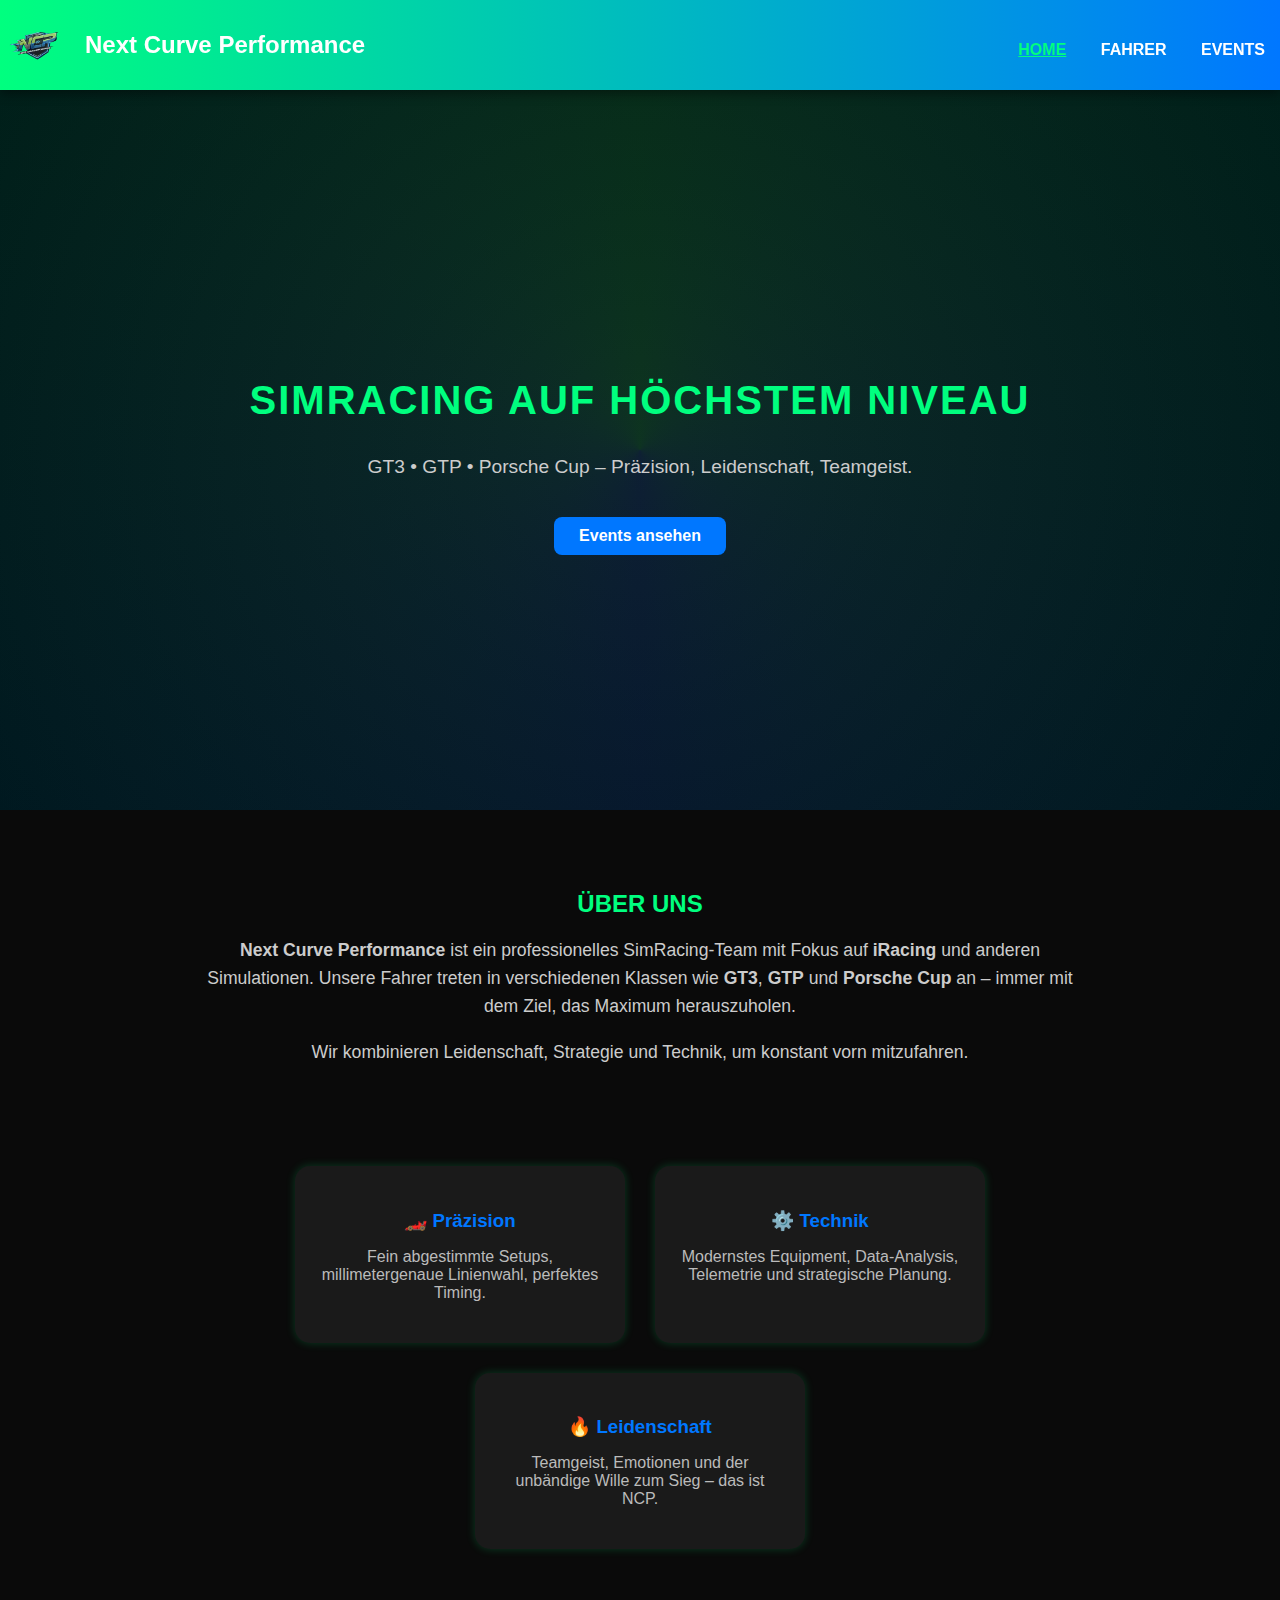
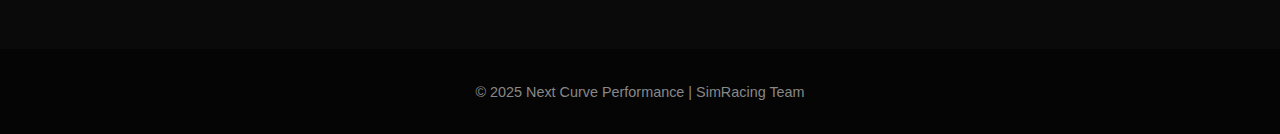
<file: index.html>
<!DOCTYPE html>
<html lang="de">
<head>
  <meta charset="UTF-8">
  <meta name="viewport" content="width=device-width, initial-scale=1.0">
  <title>Next Curve Performance</title>
  <link rel="stylesheet" href="style.css">
</head>
<body>
  <div id="header"></div>
<script>
  fetch("header.html")
    .then(response => response.text())
    .then(data => {
      document.getElementById("header").innerHTML = data;

      // active link hervorheben
      const path = window.location.pathname.split("/").pop();
      const links = document.querySelectorAll("nav a");
      links.forEach(a => {
        if (a.getAttribute("href") === path) {
          a.classList.add("active");
        }
      });
    });
</script>


  <section class="hero">
    <div class="hero-content">
      <h2>SimRacing auf höchstem Niveau</h2>
      <p>GT3 • GTP • Porsche Cup – Präzision, Leidenschaft, Teamgeist.</p>
      <a href="events.html" class="cta">Events ansehen</a>
    </div>
  </section>

  <section class="about">
    <h2>Über uns</h2>
    <p>
      <strong>Next Curve Performance</strong> ist ein professionelles SimRacing-Team mit Fokus auf <strong>iRacing</strong> 
      und anderen Simulationen. Unsere Fahrer treten in verschiedenen Klassen wie <strong>GT3</strong>, <strong>GTP</strong> 
      und <strong>Porsche Cup</strong> an – immer mit dem Ziel, das Maximum herauszuholen.
    </p>
    <p>
      Wir kombinieren Leidenschaft, Strategie und Technik, um konstant vorn mitzufahren.
    </p>
  </section>

  <section class="features">
    <div class="feature-card">
      <h3>🏎️ Präzision</h3>
      <p>Fein abgestimmte Setups, millimetergenaue Linienwahl, perfektes Timing.</p>
    </div>
    <div class="feature-card">
      <h3>⚙️ Technik</h3>
      <p>Modernstes Equipment, Data-Analysis, Telemetrie und strategische Planung.</p>
    </div>
    <div class="feature-card">
      <h3>🔥 Leidenschaft</h3>
      <p>Teamgeist, Emotionen und der unbändige Wille zum Sieg – das ist NCP.</p>
    </div>
  </section>

  <footer>
    <p>© 2025 Next Curve Performance | SimRacing Team</p>
  </footer>
</body>
</html>
</file>
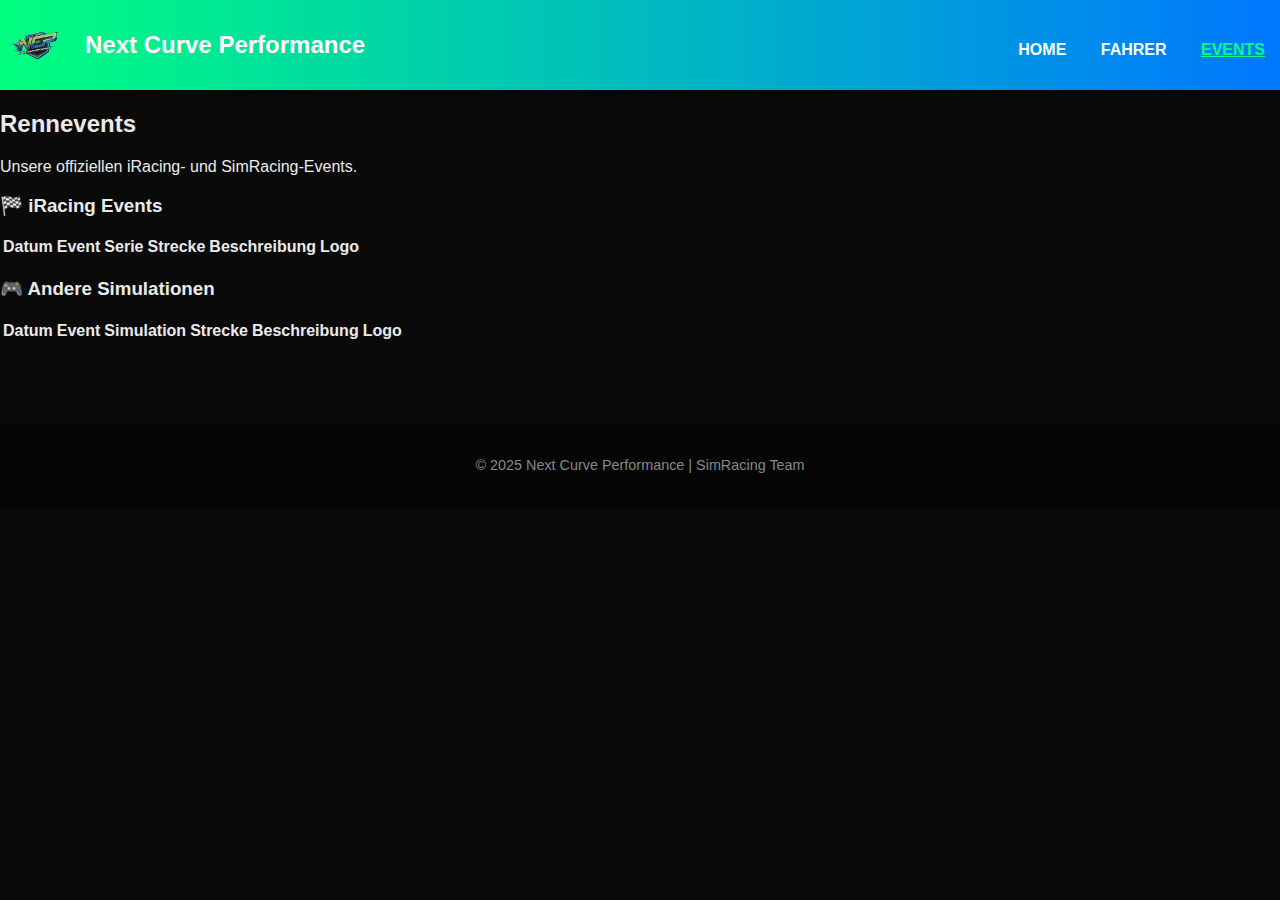
<file: events.html>
<!DOCTYPE html>
<html lang="de">
<head>
  <meta charset="UTF-8">
  <meta name="viewport" content="width=device-width, initial-scale=1.0">
  <title>Events | Next Curve Performance</title>
  <link rel="stylesheet" href="style.css">
  <script defer src="js/events.js"></script>
</head>
<body>
  <div id="header"></div>
<script>
  fetch("header.html")
    .then(response => response.text())
    .then(data => {
      document.getElementById("header").innerHTML = data;

      // active link hervorheben
      const path = window.location.pathname.split("/").pop();
      const links = document.querySelectorAll("nav a");
      links.forEach(a => {
        if (a.getAttribute("href") === path) {
          a.classList.add("active");
        }
      });
    });
</script>


  <section class="page-header">
    <h2>Rennevents</h2>
    <p>Unsere offiziellen iRacing- und SimRacing-Events.</p>
  </section>

  <section class="data-section">
    <div class="table-card iracing-card">
      <h3 class="table-title iracing-title">🏁 iRacing Events</h3>
      <table id="iracingTable" class="ncp-table iracing-table">
        <thead>
          <tr>
            <th>Datum</th>
            <th>Event</th>
            <th>Serie</th>
            <th>Strecke</th>
            <th>Beschreibung</th>
            <th>Logo</th>
          </tr>
        </thead>
        <tbody>
               <script>
                    const SHEET_ID = "1ZweNs9pfLIpNidgOMhtSfazjgHvt1o084sFR-zmX8Pw";
                    const SHEET_NAME = "Events_iRacing";
                    const SHEET_URL = `https://docs.google.com/spreadsheets/d/${SHEET_ID}/gviz/tq?tqx=out:json&sheet=${SHEET_NAME}`;
                    
                    fetch(SHEET_URL)
                      .then(res => res.text())
                      .then(text => {
                        const json = JSON.parse(text.substr(47).slice(0, -2));
                        const rows = json.table.rows;
                    
                        const iracingTable = document.querySelector("#iracing-events tbody");
                        const otherTable = document.querySelector("#other-events tbody");
                    
                        rows.forEach(row => {
                          const date = row.c[0]?.v || "";
                          const event = row.c[1]?.v || "";
                          const serie = row.c[2]?.v || "";
                          const track = row.c[3]?.v || "";
                          const sim = row.c[4]?.v || "";
                    
                          const tr = document.createElement("tr");
                          tr.innerHTML = `
                            <td>${date}</td>
                            <td>${event}</td>
                            <td>${serie}</td>
                            <td>${track}</td>
                            ${sim && sim !== "iRacing" ? `<td>${sim}</td>` : ""}
                          `;
                    
                          if (sim.toLowerCase() === "iracing") {
                            iracingTable.appendChild(tr);
                          } else {
                            otherTable.appendChild(tr);
                          }
                        });
                    
                        // Falls keine Daten vorhanden
                        if (!iracingTable.hasChildNodes()) {
                          iracingTable.innerHTML = `<tr><td colspan="4">Keine iRacing-Events gefunden</td></tr>`;
                        }
                        if (!otherTable.hasChildNodes()) {
                          otherTable.innerHTML = `<tr><td colspan="5">Keine anderen Simulationsevents gefunden</td></tr>`;
                        }
                      })
                      .catch(err => {
                        console.error("Fehler beim Laden der Events:", err);
                        document.querySelector("#events").innerHTML = "<p>Eventdaten konnten nicht geladen werden 😔</p>";
                      });
                    </script>

          
        </tbody>
      </table>
    </div>

    <div class="table-card other-card">
      <h3 class="table-title other-title">🎮 Andere Simulationen</h3>
      <table id="otherTable" class="ncp-table other-table">
        <thead>
          <tr>
            <th>Datum</th>
            <th>Event</th>
            <th>Simulation</th>
            <th>Strecke</th>
            <th>Beschreibung</th>
            <th>Logo</th>
          </tr>
        </thead>
        <tbody></tbody>
      </table>
    </div>
  </section>

  <footer>
    <p>© 2025 Next Curve Performance | SimRacing Team</p>
  </footer>
</body>
</html>
</file>
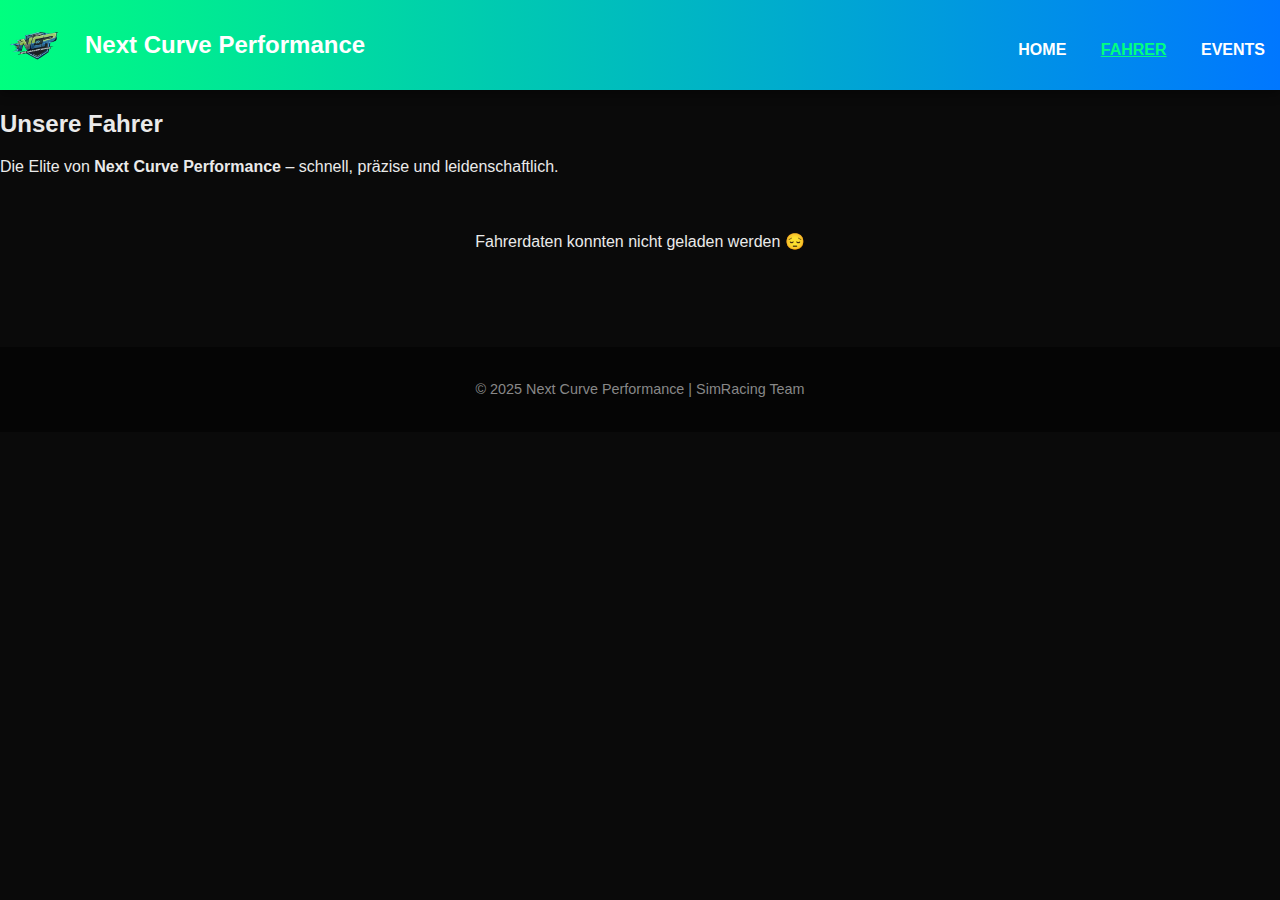
<file: fahrer.html>
<!DOCTYPE html>
<html lang="de">
<head>
  <meta charset="UTF-8">
  <meta name="viewport" content="width=device-width, initial-scale=1.0">
  <title>Fahrer | Next Curve Performance</title>
  <link rel="stylesheet" href="style.css">
</head>
<body>
  <!-- Header -->
  <div id="header"></div>
  <script>
    fetch("header.html")
      .then(response => response.text())
      .then(data => {
        document.getElementById("header").innerHTML = data;
        const path = window.location.pathname.split("/").pop();
        document.querySelectorAll("nav a").forEach(a => {
          if (a.getAttribute("href") === path) a.classList.add("active");
        });
      });
  </script>

  <!-- Intro -->
  <section class="page-header">
    <h2>Unsere Fahrer</h2>
    <p>Die Elite von <strong>Next Curve Performance</strong> – schnell, präzise und leidenschaftlich.</p>
  </section>

  <!-- Fahrer-Kacheln -->
  <section class="driver-grid-section">
    <div id="fahrerGrid" class="driver-grid">
      <!-- Fahrer werden hier per JS eingefügt -->
    </div>
  </section>

  <footer>
    <p>© 2025 Next Curve Performance | SimRacing Team</p>
  </footer>

  <!-- JS: Fahrer laden -->
  <script>
    const SHEET_ID = "1ZweNs9pfLIpNidgOMhtSfazjgHvt1o084sFR-zmX8Pw";
    const SHEET_NAME = "Fahrer";
    const SHEET_URL = `https://docs.google.com/spreadsheets/d/${SHEET_ID}/gviz/tq?tqx=out:json&sheet=${SHEET_NAME}`;

    const grid = document.querySelector("#fahrerGrid");

    fetch(SHEET_URL)
      .then(res => res.text())
      .then(text => {
        const json = JSON.parse(text.substr(47).slice(0, -2));
        const rows = json.table.rows;

        rows.forEach(row => {
          const name = row.c[0]?.v || "";
          const role = row.c[1]?.v || "";
          const carClass = row.c[2]?.v || "";
          const twitch = row.c[3]?.v || "";
          const image = row.c[4]?.v || "images/driver-placeholder.jpg";

          const card = document.createElement("div");
          card.classList.add("driver-card-grid");
          card.innerHTML = `
            <div class="driver-img">
              <img src="${image}" alt="${name}">
            </div>
            <div class="driver-info">
              <h3>${name}</h3>
              <p class="role">${role}</p>
              <p class="class">
                <span class="class-badge ${carClass.toLowerCase()}">${carClass}</span>
              </p>
              ${twitch ? `<a class="twitch-link" href="${twitch}" target="_blank">🎥 ${twitch.replace("https://twitch.tv/", "@")}</a>` : ""}
            </div>
          `;
          grid.appendChild(card);
        });
      })
      .catch(err => {
        console.error("Fehler beim Laden der Fahrerdaten:", err);
        grid.innerHTML = `<p>Fahrerdaten konnten nicht geladen werden 😔</p>`;
      });
  </script>
</body>
</html>
</file>
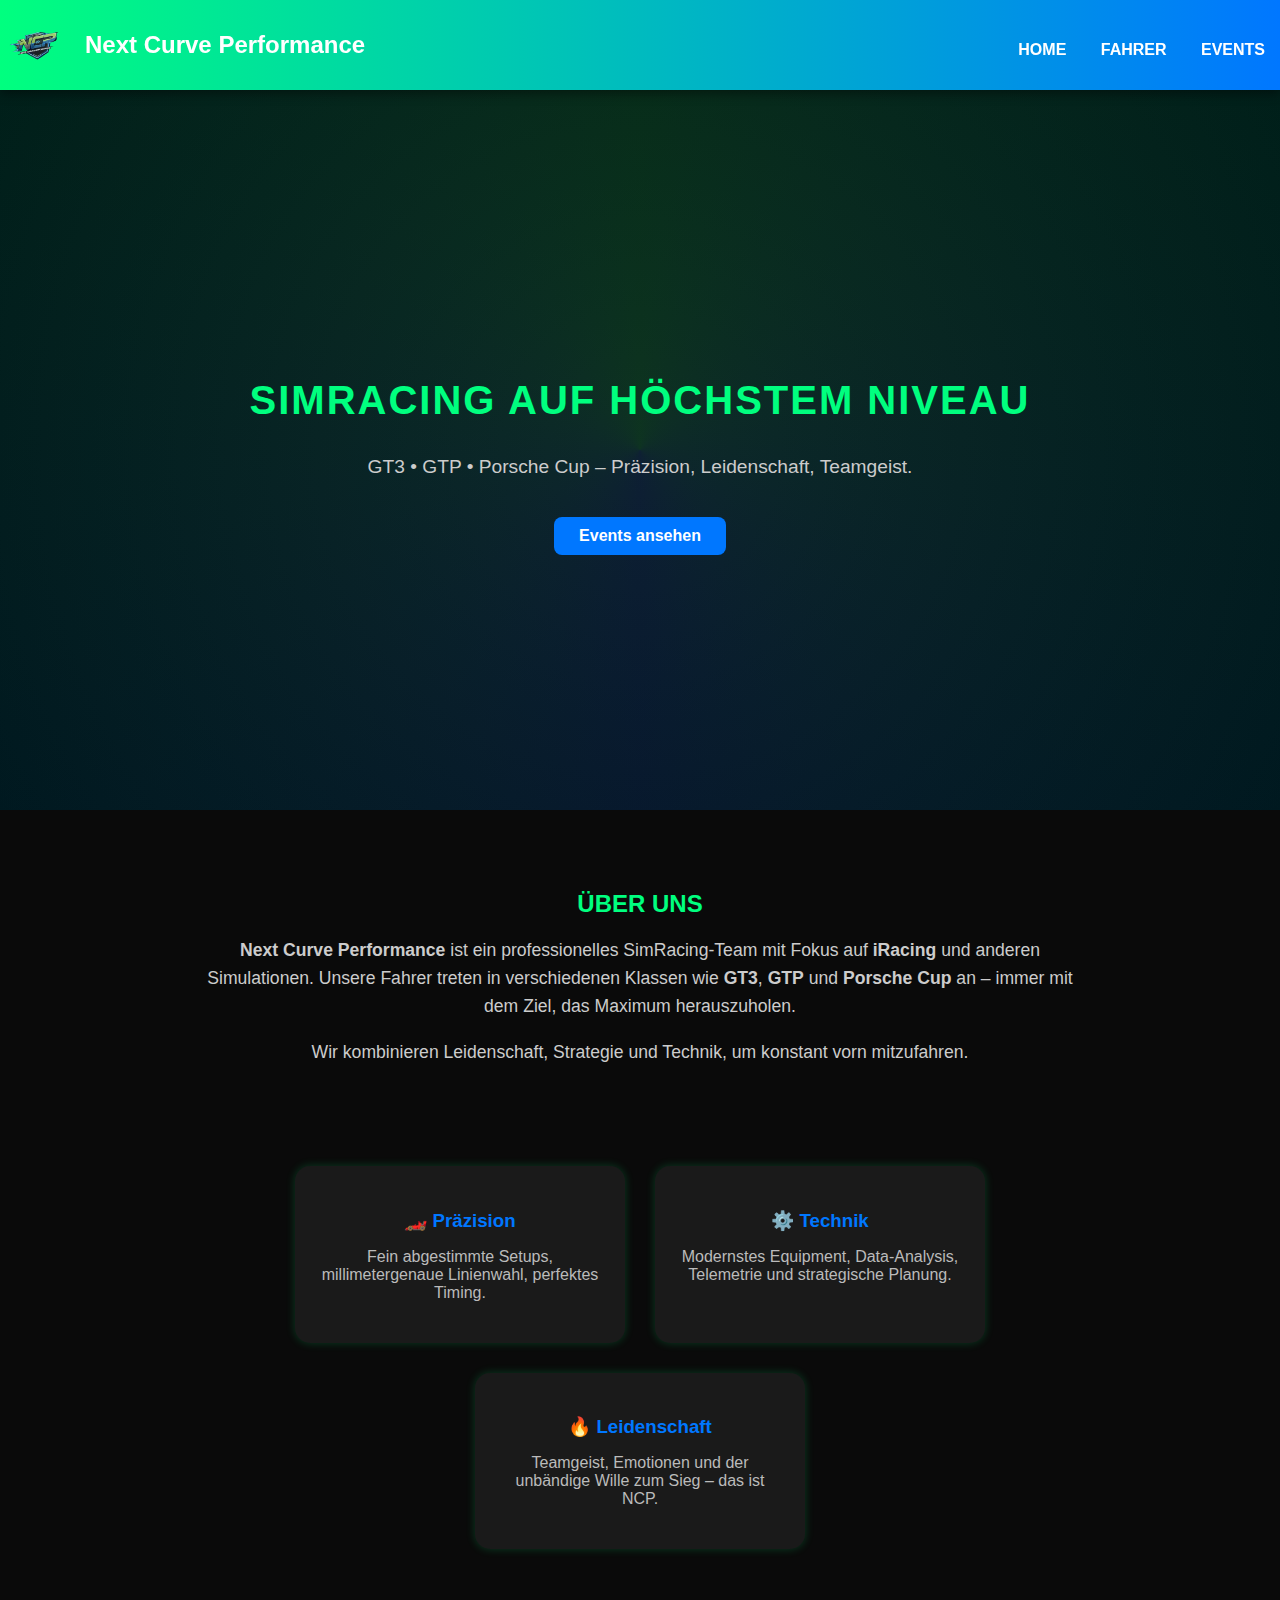
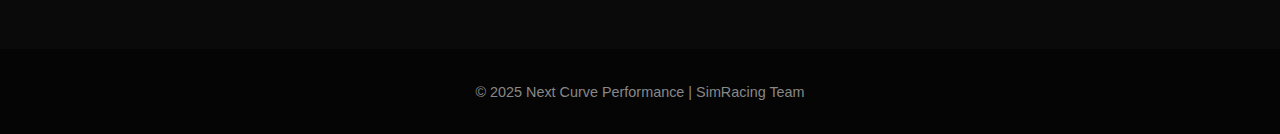
<file: HoF.html>
<!DOCTYPE html>
<html lang="de">
<head>
  <meta charset="UTF-8">
  <meta name="viewport" content="width=device-width, initial-scale=1.0">
  <title>Next Curve Performance</title>
  <link rel="stylesheet" href="style.css">
</head>
<body>
  <header class="ncp-header">
    <div class="logo-area">
      <img src="images/ncp-logo.png" alt="NCP Logo" class="logo">
      <h1>Next Curve Performance</h1>
    </div>
    <nav>
      <a href="index.html">Home</a>
      <a href="fahrer.html">Fahrer</a>
      <a href="events.html">Events</a>
    </nav>
  </header>

  <section class="hero">
    <div class="hero-content">
      <h2>SimRacing auf höchstem Niveau</h2>
      <p>GT3 • GTP • Porsche Cup – Präzision, Leidenschaft, Teamgeist.</p>
      <a href="events.html" class="cta">Events ansehen</a>
    </div>
  </section>

  <section class="about">
    <h2>Über uns</h2>
    <p>
      <strong>Next Curve Performance</strong> ist ein professionelles SimRacing-Team mit Fokus auf <strong>iRacing</strong> 
      und anderen Simulationen. Unsere Fahrer treten in verschiedenen Klassen wie <strong>GT3</strong>, <strong>GTP</strong> 
      und <strong>Porsche Cup</strong> an – immer mit dem Ziel, das Maximum herauszuholen.
    </p>
    <p>
      Wir kombinieren Leidenschaft, Strategie und Technik, um konstant vorn mitzufahren.
    </p>
  </section>

  <section class="features">
    <div class="feature-card">
      <h3>🏎️ Präzision</h3>
      <p>Fein abgestimmte Setups, millimetergenaue Linienwahl, perfektes Timing.</p>
    </div>
    <div class="feature-card">
      <h3>⚙️ Technik</h3>
      <p>Modernstes Equipment, Data-Analysis, Telemetrie und strategische Planung.</p>
    </div>
    <div class="feature-card">
      <h3>🔥 Leidenschaft</h3>
      <p>Teamgeist, Emotionen und der unbändige Wille zum Sieg – das ist NCP.</p>
    </div>
  </section>

  <footer>
    <p>© 2025 Next Curve Performance | SimRacing Team</p>
  </footer>
</body>
</html>
</file>
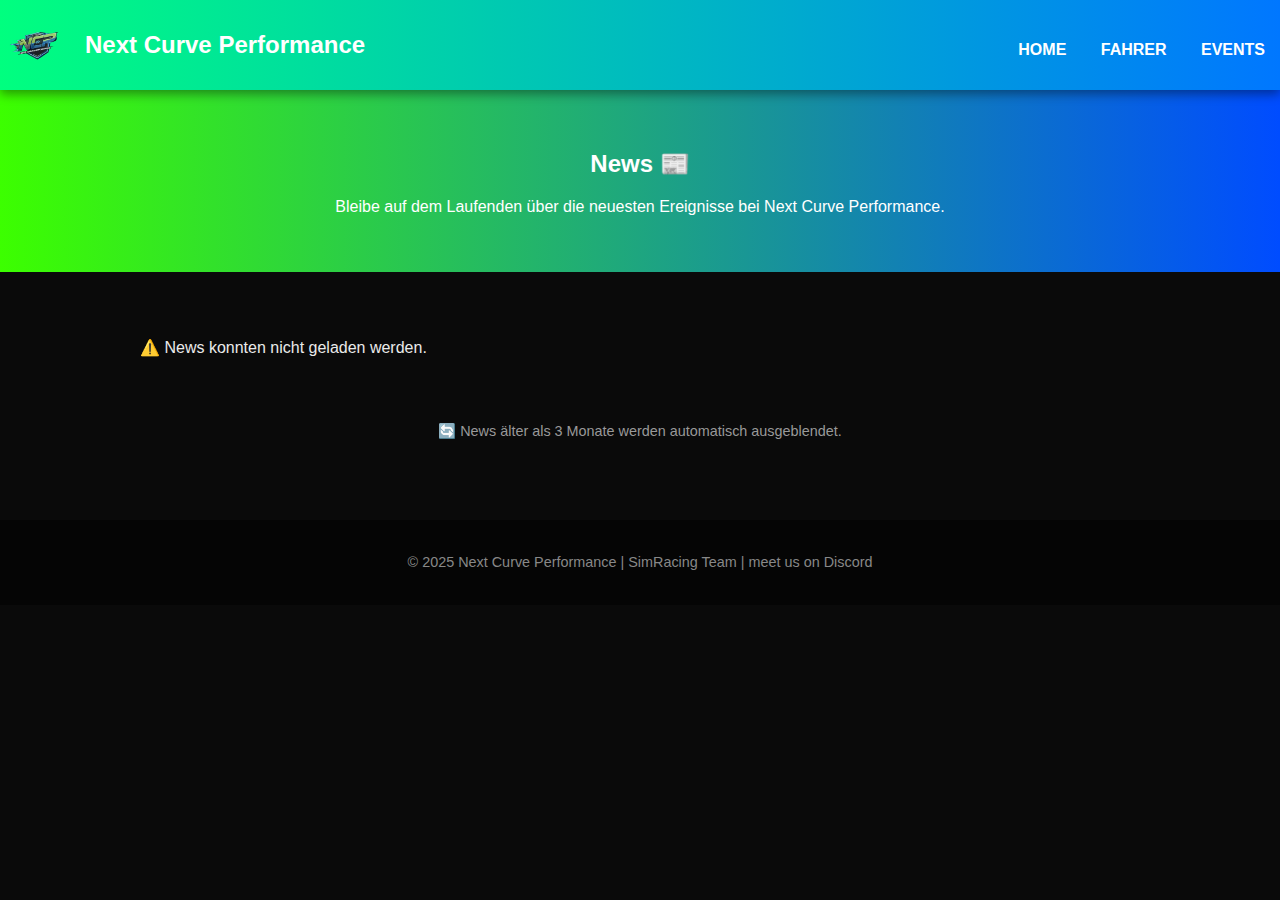
<file: news.html>
<!DOCTYPE html>
<html lang="de">
<head>
  <meta charset="UTF-8">
  <meta name="viewport" content="width=device-width, initial-scale=1.0">
  <title>News | Next Curve Performance</title>
  <link rel="stylesheet" href="style.css">

  <style>
    body {
      background: #0a0a0a;
      color: #eaeaea;
      font-family: "Segoe UI", Tahoma, Geneva, Verdana, sans-serif;
      margin: 0;
      padding: 0;
    }

    .page-header {
      text-align: center;
      padding: 40px 20px;
      background: linear-gradient(90deg, #3cff00, #004cff);
      color: #fff;
    }

    .news-section {
      max-width: 1000px;
      margin: 50px auto;
      padding: 0 20px;
      display: flex;
      flex-direction: column;
      gap: 2rem;
    }

    .news-card {
      background: #1a1a1a;
      border-left: 5px solid #3cff00;
      padding: 20px 25px;
      border-radius: 12px;
      box-shadow: 0 4px 10px rgba(0, 0, 0, 0.4);
      transition: transform 0.2s ease, box-shadow 0.3s ease;
      position: relative;
    }

    .news-card:hover {
      transform: translateY(-4px);
      box-shadow: 0 6px 16px rgba(0, 0, 0, 0.6);
    }

    .news-card h3 {
      margin: 0 0 10px 0;
      font-size: 1.4rem;
      color: #3cff00;
    }

    .news-card p {
      font-size: 1rem;
      line-height: 1.6;
      color: #eaeaea;
      margin: 0 0 20px 0;
    }

    .news-meta {
      font-size: 0.85rem;
      color: #aaa;
      display: flex;
      justify-content: space-between;
      align-items: center;
      border-top: 1px solid #333;
      padding-top: 10px;
    }

    @media (max-width: 600px) {
      .news-card {
        padding: 15px 18px;
      }
      .news-card h3 {
        font-size: 1.2rem;
      }
    }

    .info-note {
      text-align: center;
      color: #999;
      margin-bottom: 40px;
      font-size: 0.9em;
    }
  </style>
</head>
<body>
  <div id="header"></div>

  <script>
    // Header laden
    fetch("header.html")
      .then(r => r.text())
      .then(data => {
        document.getElementById("header").innerHTML = data;
        const path = window.location.pathname.split("/").pop();
        document.querySelectorAll("nav a").forEach(a => {
          if (a.getAttribute("href") === path) a.classList.add("active");
        });
      });
  </script>

  <section class="page-header">
    <h2>News 📰</h2>
    <p>Bleibe auf dem Laufenden über die neuesten Ereignisse bei Next Curve Performance.</p>
  </section>

  <section class="news-section" id="newsList">
    <p>Lade aktuelle News...</p>
  </section>

  <div class="info-note">🔄 News älter als 3 Monate werden automatisch ausgeblendet.</div>

  <div id="footer"></div>

  <script>
  // Footer laden
  fetch("footer.html")
    .then(r => r.text())
    .then(data => {
      document.getElementById("footer").innerHTML = data;
    });

  // === Google Sheet Verbindung ===
  const SHEET_ID = "1ZweNs9pfLIpNidgOMhtSfazjgHvt1o084sFR-zmX8Pw";
  const SHEET_NAME = "News";
  const NEWS_URL = `https://docs.google.com/spreadsheets/d/${SHEET_ID}/gviz/tq?tqx=out:json&sheet=${SHEET_NAME}`;

  fetch(NEWS_URL)
    .then(res => res.text())
    .then(text => {
      const json = JSON.parse(text.substr(47).slice(0, -2));
      let rows = json.table.rows;
      const newsList = document.getElementById("newsList");
      newsList.innerHTML = "";

      // Erste Zeile (Überschriften) entfernen
      rows = rows.slice(1);

      const parsedNews = rows.map(row => {
        if (!row.c) return null;

        const title = row.c[0]?.v || "";
        const dateRaw = row.c[1]?.v || "";
        const textContent = row.c[2]?.v || "";
        const author = row.c[3]?.v || "";

        // === Datum formatieren und konvertieren ===
        let formattedDate = "";
        let dateValue = 0;

        // Google-Date-Objekt (Date(2025,10,13))
        if (typeof dateRaw === "string" && dateRaw.includes("Date")) {
          const parts = dateRaw.match(/Date\((\d+),(\d+),(\d+)\)/);
          if (parts) {
            const year = parts[1];
            const month = String(Number(parts[2]) + 1).padStart(2, "0");
            const day = String(parts[3]).padStart(2, "0");
            formattedDate = `${day}.${month}.${year}`;
            dateValue = new Date(`${year}-${month}-${day}`).getTime();
          }
        } 
        // Fallback: normales Datum z. B. "14.11.2025"
        else if (typeof dateRaw === "string") {
          const parts = dateRaw.match(/(\d{1,2})[.\-/](\d{1,2})[.\-/](\d{2,4})/);
          if (parts) {
            const day = parts[1].padStart(2, "0");
            const month = parts[2].padStart(2, "0");
            const year = parts[3].length === 2 ? "20" + parts[3] : parts[3];
            formattedDate = `${day}.${month}.${year}`;
            dateValue = new Date(`${year}-${month}-${day}`).getTime();
          }
        }

        return { title, formattedDate, textContent, author, dateValue };
      }).filter(n => n);

      // === Alte News filtern (älter als 3 Monate) ===
      const now = Date.now();
      const threeMonths = 1000 * 60 * 60 * 24 * 90;
      const recentNews = parsedNews.filter(n => now - n.dateValue <= threeMonths || !n.dateValue);

      // Nach Datum sortieren (neueste zuerst)
      recentNews.sort((a, b) => b.dateValue - a.dateValue);

      // === News-Karten erzeugen ===
      if (recentNews.length === 0) {
        newsList.innerHTML = "<p>Keine aktuellen News verfügbar.</p>";
        return;
      }

      recentNews.forEach(n => {
        const card = document.createElement("div");
        card.classList.add("news-card");
        card.innerHTML = `
          <h3>${n.title}</h3>
          <p>${n.textContent}</p>
          <div class="news-meta">
            <span>📅 ${n.formattedDate || "Unbekannt"}</span>
            <span>✍️ ${n.author || "NCP Team"}</span>
          </div>
        `;
        newsList.appendChild(card);
      });
    })
    .catch(err => {
      console.error("Fehler beim Laden der News:", err);
      document.getElementById("newsList").innerHTML = "<p>⚠️ News konnten nicht geladen werden.</p>";
    });
</script>

</body>
</html>
</file>
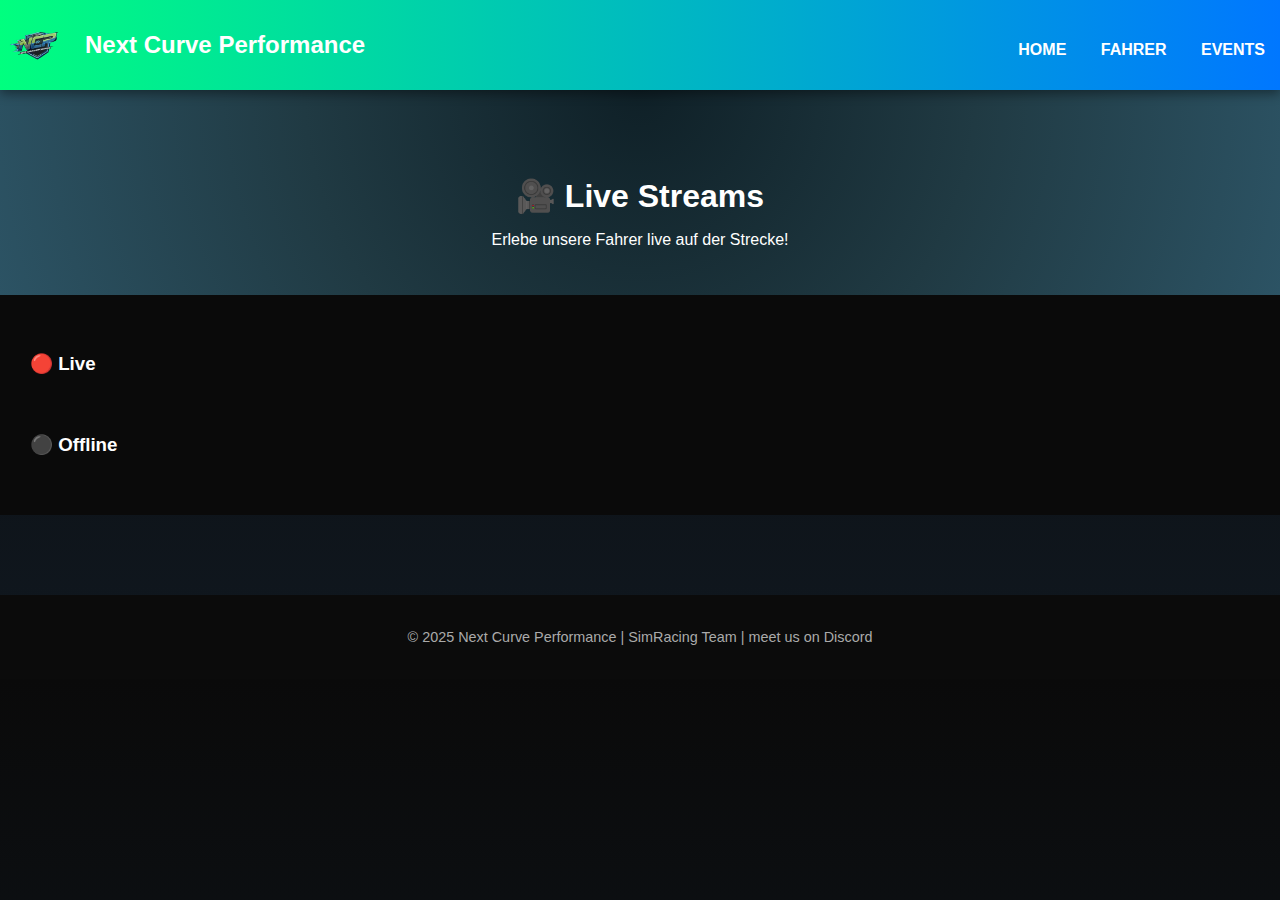
<file: streams.html>
<!DOCTYPE html>
<html lang="de">
<head>
  <meta charset="UTF-8" />
  <meta name="viewport" content="width=device-width, initial-scale=1.0" />
  <title>Streams | Next Curve Performance</title>
  <link rel="stylesheet" href="style.css" />
  <style>
    /* ===== NCP Farbwelt ===== */
    :root {
      --ncp-bg: linear-gradient(180deg, #0a0a0a 0%, #101820 100%);
      --ncp-accent: #00bcd4;
      --ncp-accent-dark: #0097a7;
      --ncp-red: #e53935;
      --ncp-gray: #1a1a1a;
    }

    body {
      background: var(--ncp-bg);
      color: #e0e0e0;
      font-family: "Poppins", sans-serif;
      margin: 0;
      padding: 0;
    }

    /* === HEADER / SECTION === */
    .page-header {
      text-align: center;
      padding: 60px 20px 30px;
      background: radial-gradient(circle at top, #0f2027, #203a43, #2c5364);
      color: white;
    }

    .page-header h2 {
      font-size: 2em;
      margin-bottom: 10px;
    }

    .streams-section {
      padding: 40px 30px;
      max-width: 1400px;
      margin: auto;
    }

    /* === STREAM GRIDS === */
    .streams-grid {
      display: grid;
      gap: 25px;
    }

    .live-grid {
      grid-template-columns: repeat(auto-fit, minmax(500px, 1fr));
    }

    .offline-grid {
      grid-template-columns: repeat(auto-fit, minmax(220px, 1fr));
    }

    /* === CARDS === */
    .stream-card {
      border-radius: 14px;
      overflow: hidden;
      background: var(--ncp-gray);
      position: relative;
      transition: all 0.3s ease;
    }

    .stream-card:hover {
      transform: scale(1.02);
      box-shadow: 0 0 20px var(--ncp-accent);
    }

    /* === LIVE STREAM === */
    .stream-video iframe {
      width: 100%;
      height: 320px;
      border: none;
    }

    .stream-info {
      text-align: center;
      padding: 10px;
      color: var(--ncp-accent);
      font-weight: 600;
      font-size: 1.1em;
      background: #0e0e0e;
    }

    /* === OFFLINE STREAM === */
    .offline-box {
      display: block;
      text-decoration: none;
      color: #fff;
      position: relative;
      overflow: hidden;
      border-radius: 12px;
      background: #111;
      transition: all 0.3s ease;
    }

    .offline-box:hover {
      box-shadow: 0 0 12px var(--ncp-accent);
      transform: translateY(-3px);
    }

    .offline-box img {
      width: 100%;
      opacity: 0.5;
      transition: opacity 0.3s ease;
    }

    .offline-box:hover img {
      opacity: 0.7;
    }

    .offline-overlay {
      position: absolute;
      top: 0;
      left: 0;
      right: 0;
      bottom: 0;
      background: linear-gradient(180deg, rgba(0, 188, 212, 0.2), rgba(0, 0, 0, 0.8));
      display: flex;
      align-items: center;
      justify-content: center;
      font-size: 1.1em;
      color: var(--ncp-accent);
      font-weight: bold;
      text-transform: uppercase;
    }

    .offline-box h4 {
      margin: 10px 0;
      font-size: 1.1em;
      color: #ccc;
    }

    footer {
      text-align: center;
      padding: 20px;
      color: #aaa;
      background: #0b0b0b;
    }
  </style>
</head>

<body>
  <div id="header"></div>

  <script>
    // Header laden
    fetch("header.html")
      .then(r => r.text())
      .then(t => {
        document.getElementById("header").innerHTML = t;
        const path = window.location.pathname.split("/").pop();
        document.querySelectorAll("nav a").forEach(a => {
          if (a.getAttribute("href") === path) a.classList.add("active");
        });
      });

    // Footer laden
    fetch("footer.html")
      .then(r => r.text())
      .then(t => (document.getElementById("footer").innerHTML = t));
  </script>

  <section class="page-header">
    <h2>🎥 Live Streams</h2>
    <p>Erlebe unsere Fahrer live auf der Strecke!</p>
  </section>

  <section class="streams-section">
    <h3>🔴 Live</h3>
    <div id="live-streams" class="streams-grid live-grid"></div>

    <h3 style="margin-top:40px;">⚫ Offline</h3>
    <div id="offline-streams" class="streams-grid offline-grid"></div>
  </section>

  <div id="footer"></div>

 <script>
  const SHEET_ID = "1ZweNs9pfLIpNidgOMhtSfazjgHvt1o084sFR-zmX8Pw";
  const SHEET_NAME = "Streamer";
  const SHEET_URL = `https://docs.google.com/spreadsheets/d/${SHEET_ID}/gviz/tq?tqx=out:json&sheet=${SHEET_NAME}`;

  // === Hauptfunktion: Streamliste laden ===
  async function loadStreams() {
    try {
      const res = await fetch(SHEET_URL);
      const text = await res.text();
      const json = JSON.parse(text.substr(47).slice(0, -2));
      const rows = json.table.rows;

      // Container leeren (neu aufbauen)
      const liveContainer = document.getElementById("live-streams");
      const offlineContainer = document.getElementById("offline-streams");
      liveContainer.innerHTML = "";
      offlineContainer.innerHTML = "";

      // Erste Zeile (Header) überspringen
      const dataRows = rows.slice(1);

      for (const row of dataRows) {
        const name = row.c[0]?.v || "";
        const twitchUser = row.c[1]?.v?.trim() || "";
        if (!twitchUser) continue;

        // Twitch oEmbed prüfen, ob live
        try {
          const response = await fetch(`https://embed.twitch.tv/oembed?url=https://www.twitch.tv/${twitchUser}`);
          if (response.ok) {
            addStream(name, twitchUser, true);
          } else {
            addStream(name, twitchUser, false);
          }
        } catch {
          addStream(name, twitchUser, false);
        }
      }

      console.log("✅ Streams aktualisiert:", new Date().toLocaleTimeString());
    } catch (err) {
      console.error("Fehler beim Laden der Stream-Daten:", err);
    }
  }

  // === Stream-Karten erstellen ===
  function addStream(name, twitchUser, isLive) {
    const container = document.getElementById(isLive ? "live-streams" : "offline-streams");
    const card = document.createElement("div");
    card.classList.add("stream-card");

    if (isLive) {
      // === LIVE STREAM ===
      card.innerHTML = `
        <div class="stream-video">
          <iframe
            src="https://player.twitch.tv/?channel=${twitchUser}&parent=${location.hostname}"
            allow="autoplay; fullscreen"
            frameborder="0">
          </iframe>
        </div>
        <div class="stream-info">
          <h3>${name}</h3>
        </div>`;
    } else {
      // === OFFLINE STREAM ===
      const previewUrl = `https://static-cdn.jtvnw.net/previews-ttv/live_user_${twitchUser}-320x180.jpg`;
      card.innerHTML = `
        <a href="https://twitch.tv/${twitchUser}" target="_blank" class="offline-box">
          <img src="${previewUrl}" alt="${name}">
          <div class="offline-overlay">Offline</div>
          <h4>${name}</h4>
        </a>`;
    }

    container.appendChild(card);
  }

  // === Erstes Laden + Auto-Refresh alle 5 Minuten ===
  loadStreams();
  setInterval(loadStreams, 5 * 60 * 1000); // 5 Minuten
</script>


</body>
</html>
</file>
<file: style.css>
/* === Grundlayout === */
:root {
  --green: #00ff7f;
  --blue: #0077ff;
  --dark: #0a0a0a;
  --gray: #1a1a1a;
  --text: #eaeaea;
}

body {
  margin: 0;
  font-family: 'Segoe UI', Tahoma, Geneva, Verdana, sans-serif;
  background: var(--dark);
  color: var(--text);
}

/* === Header === */
.ncp-header {
  display: flex;
  justify-content: space-between;
  align-items: center;
  padding: 15px 40px;
  background: linear-gradient(90deg, var(--green), var(--blue));
  box-shadow: 0 2px 15px rgba(0, 0, 0, 0.6);
}

.ncp-header h1 {
  font-size: 1.5em;
  margin: 0;
  font-weight: bold;
}

.logo-area {
  display: flex;
  align-items: center;
  gap: 15px;
}

.logo {
  width: 70px;
  height: auto;
}

nav a {
  color: white;
  text-decoration: none;
  margin: 0 12px;
  font-weight: bold;
  text-transform: uppercase;
  transition: color 0.3s;
}

nav a:hover {
  color: var(--dark);
}

/* === Hero === */
.hero {
  position: relative;
  height: 80vh;
  display: flex;
  align-items: center;
  justify-content: center;
  text-align: center;
  overflow: hidden;
  background: radial-gradient(circle at center, #101010 0%, #000 100%);
}

.hero::before {
  content: "";
  position: absolute;
  top: -50%;
  left: -50%;
  width: 200%;
  height: 200%;
  background: conic-gradient(from 0deg, var(--green), var(--blue), var(--green));
  animation: rotate 10s linear infinite;
  opacity: 0.15;
}

@keyframes rotate {
  0% { transform: rotate(0deg); }
  100% { transform: rotate(360deg); }
}

.hero-content {
  position: relative;
  z-index: 2;
}

.hero h2 {
  font-size: 2.5em;
  color: var(--green);
  text-transform: uppercase;
  letter-spacing: 2px;
}

.hero p {
  font-size: 1.2em;
  color: #ccc;
}

.cta {
  display: inline-block;
  margin-top: 20px;
  padding: 10px 25px;
  background: var(--blue);
  color: white;
  text-decoration: none;
  font-weight: bold;
  border-radius: 8px;
  transition: all 0.3s ease;
}

.cta:hover {
  background: var(--green);
  color: black;
  transform: scale(1.05);
}

/* === About === */
.about {
  max-width: 900px;
  margin: 80px auto;
  text-align: center;
  padding: 0 20px;
}

.about h2 {
  color: var(--green);
  text-transform: uppercase;
  margin-bottom: 15px;
}

.about p {
  color: #ccc;
  font-size: 1.1em;
  line-height: 1.6em;
}

/* === Features === */
.features {
  display: flex;
  flex-wrap: wrap;
  justify-content: center;
  gap: 30px;
  margin: 50px auto;
  padding: 20px;
  max-width: 1000px;
}

.feature-card {
  background: var(--gray);
  padding: 25px;
  border-radius: 15px;
  width: 280px;
  text-align: center;
  box-shadow: 0 0 10px rgba(0, 255, 127, 0.2);
  transition: all 0.3s ease;
}

.feature-card:hover {
  transform: translateY(-5px);
  box-shadow: 0 0 20px rgba(0, 255, 127, 0.4);
}

.feature-card h3 {
  color: var(--blue);
  margin-bottom: 10px;
}

.feature-card p {
  color: #bbb;
}

/* === Footer === */
footer {
  background: #050505;
  text-align: center;
  padding: 20px;
  font-size: 0.9em;
  color: #888;
  margin-top: 80px;
}
/* === Tabellenkopf / Kategorie-Header === */

.section-header {
  text-align: center;
  margin-top: 60px;
  margin-bottom: 20px;
  animation: fadeIn 0.6s ease forwards;
}

.section-header h3 {
  font-size: 1.8em;
  text-transform: uppercase;
  letter-spacing: 2px;
  margin-bottom: 10px;
  font-weight: 700;
  color: var(--green);
}

.section-header p {
  max-width: 700px;
  margin: 0 auto;
  font-size: 1.05em;
  line-height: 1.5;
  color: #aaa;
}

/* spezielle Farben für Kategorien */
.section-header.iracing h3 {
  color: var(--blue);
}

.section-header.other h3 {
  color: var(--green);
}

.section-header img {
  width: 120px;
  height: 120px;
  margin-bottom: 10px;
  filter: drop-shadow(0 0 6px rgba(0, 255, 127, 0.5));
}

.ncp-header {
  position: sticky;
  top: 0;
  z-index: 1000;
  background: linear-gradient(90deg, var(--green), var(--blue));
  color: white;
  padding: 10px 0;
  text-align: center;
  box-shadow: 0 4px 10px rgba(0, 0, 0, 0.4);
}

.logo-area {
  display: flex;
  justify-content: center;
  align-items: center;
  gap: 15px;
}

.logo-area .logo {
  width: 70px;
  height: auto;
}

nav {
  margin-top: 10px;
}

nav a {
  display: inline-block;
  margin: 0 15px;
  color: white;
  text-decoration: none;
  font-weight: bold;
  text-transform: uppercase;
  transition: color 0.3s, text-shadow 0.3s;
}

nav a:hover {
  color: var(--green);
  text-shadow: 0 0 8px rgba(60, 255, 0, 0.7);
}

nav a.active {
  color: var(--green);
  text-decoration: underline;
}



/*--------------------------------------------------Fahrer kacheln---------------------------------------------------------------------------------------------------------------*/
/* === Fahrer Grid Layout === */
.driver-grid-section {
  max-width: 1200px;
  margin: 40px auto;
  padding: 0 20px;
}

.driver-grid {
  display: grid;
  grid-template-columns: repeat(auto-fit, minmax(280px, 1fr));
  gap: 24px;
  justify-items: center;
}

/* === Fahrerkarte === */
.driver-card-grid {
  background: #cfcfff;
  border-radius: 16px;
  box-shadow: 0 4px 10px rgba(0,0,0,0.08);
  overflow: hidden;
  width: 100%;
  max-width: 340px;
  text-align: center;
  transition: transform 0.2s ease, box-shadow 0.2s ease;
}

.driver-card-grid:hover {
  transform: translateY(-5px);
  box-shadow: 0 6px 16px rgba(0,0,0,0.15);
}

/* === Fahrerbild === */
.driver-img {
  width: 100%;
  height: 200px;
  overflow: hidden;
}

.driver-img img {
  width: 100%;
  height: 100%;
  object-fit: cover;
}

/* === Fahrerinfos === */
.driver-info {
  padding: 15px 20px 20px;
}

.driver-info h3 {
  font-size: 1.2rem;
  margin-bottom: 6px;
  color: #222;
}

.driver-info .role {
  color: #777;
  font-size: 0.95rem;
  margin-bottom: 10px;
}

.class-badge {
  display: inline-block;
  padding: 6px 12px;
  border-radius: 8px;
  color: #fff;
  font-weight: 600;
  text-transform: uppercase;
  font-size: 0.85rem;
}

/* === Klassenfarben === */
.class-badge.gt3 {
  background-color: #ff0800;
}

.class-badge.gt4 {
  background-color: #980000;
}

.class-badge.gtp {
  background-color: #8600ff;
}

.class-badge.porsche {
  background-color: #ff6d01;
}

.class-badge.tcr {
  background-color: #79ff00;
}

.class-badge.lmp2 {
  background-color: #0078ff;
}

.class-badge.nascar {
  background-color: #ff0079;
}

.class-badge.formula {
  background-color: #00ffff;
}

.class-badge.production {
  background-color: #b7b7b7;
}

/* === Twitch-Link === */
.twitch-link {
  display: inline-block;
  margin-top: 10px;
  font-weight: 500;
  color: #6441a5;
  text-decoration: none;
  transition: color 0.2s ease;
}

.twitch-link:hover {
  color: #9146ff;
}

/* ============================================================================ Twitch Streams ======================================================================================== */
.streams-section {
  padding: 40px 20px;
  background-color: #0a0a0a;
  color: white;
}

.streams-grid {
  display: grid;
  gap: 25px;
}

.live-grid {
  grid-template-columns: repeat(auto-fit, minmax(500px, 1fr));
}

.offline-grid {
  grid-template-columns: repeat(auto-fit, minmax(200px, 1fr));
}

.stream-card {
  border-radius: 12px;
  overflow: hidden;
  background: #181818;
  position: relative;
  transition: transform 0.3s ease, box-shadow 0.3s ease;
}

.stream-card:hover {
  transform: scale(1.02);
  box-shadow: 0 0 20px #333;
}

/* Live Streams */
.stream-video iframe {
  width: 100%;
  height: 300px;
  border: none;
}

.stream-info {
  text-align: center;
  padding: 10px;
  font-size: 1.1em;
  color: #58e857;
}

/* Offline Streams */
.offline-box {
  position: relative;
  text-align: center;
  display: block;
  color: white;
  text-decoration: none;
}

.offline-box img {
  width: 100%;
  opacity: 0.5;
  border-radius: 12px;
  transition: opacity 0.3s ease;
}

.offline-box:hover img {
  opacity: 0.7;
}

.offline-box h4 {
  margin: 8px 0;
  font-size: 1em;
}

.offline-overlay {
  position: absolute;
  top: 0;
  left: 0;
  right: 0;
  bottom: 0;
  background: rgba(0,0,0,0.7);
  color: #bbb;
  display: flex;
  align-items: center;
  justify-content: center;
  font-weight: bold;
  font-size: 1.2em;
  border-radius: 12px;
  opacity: 0.9;
}
</file>
